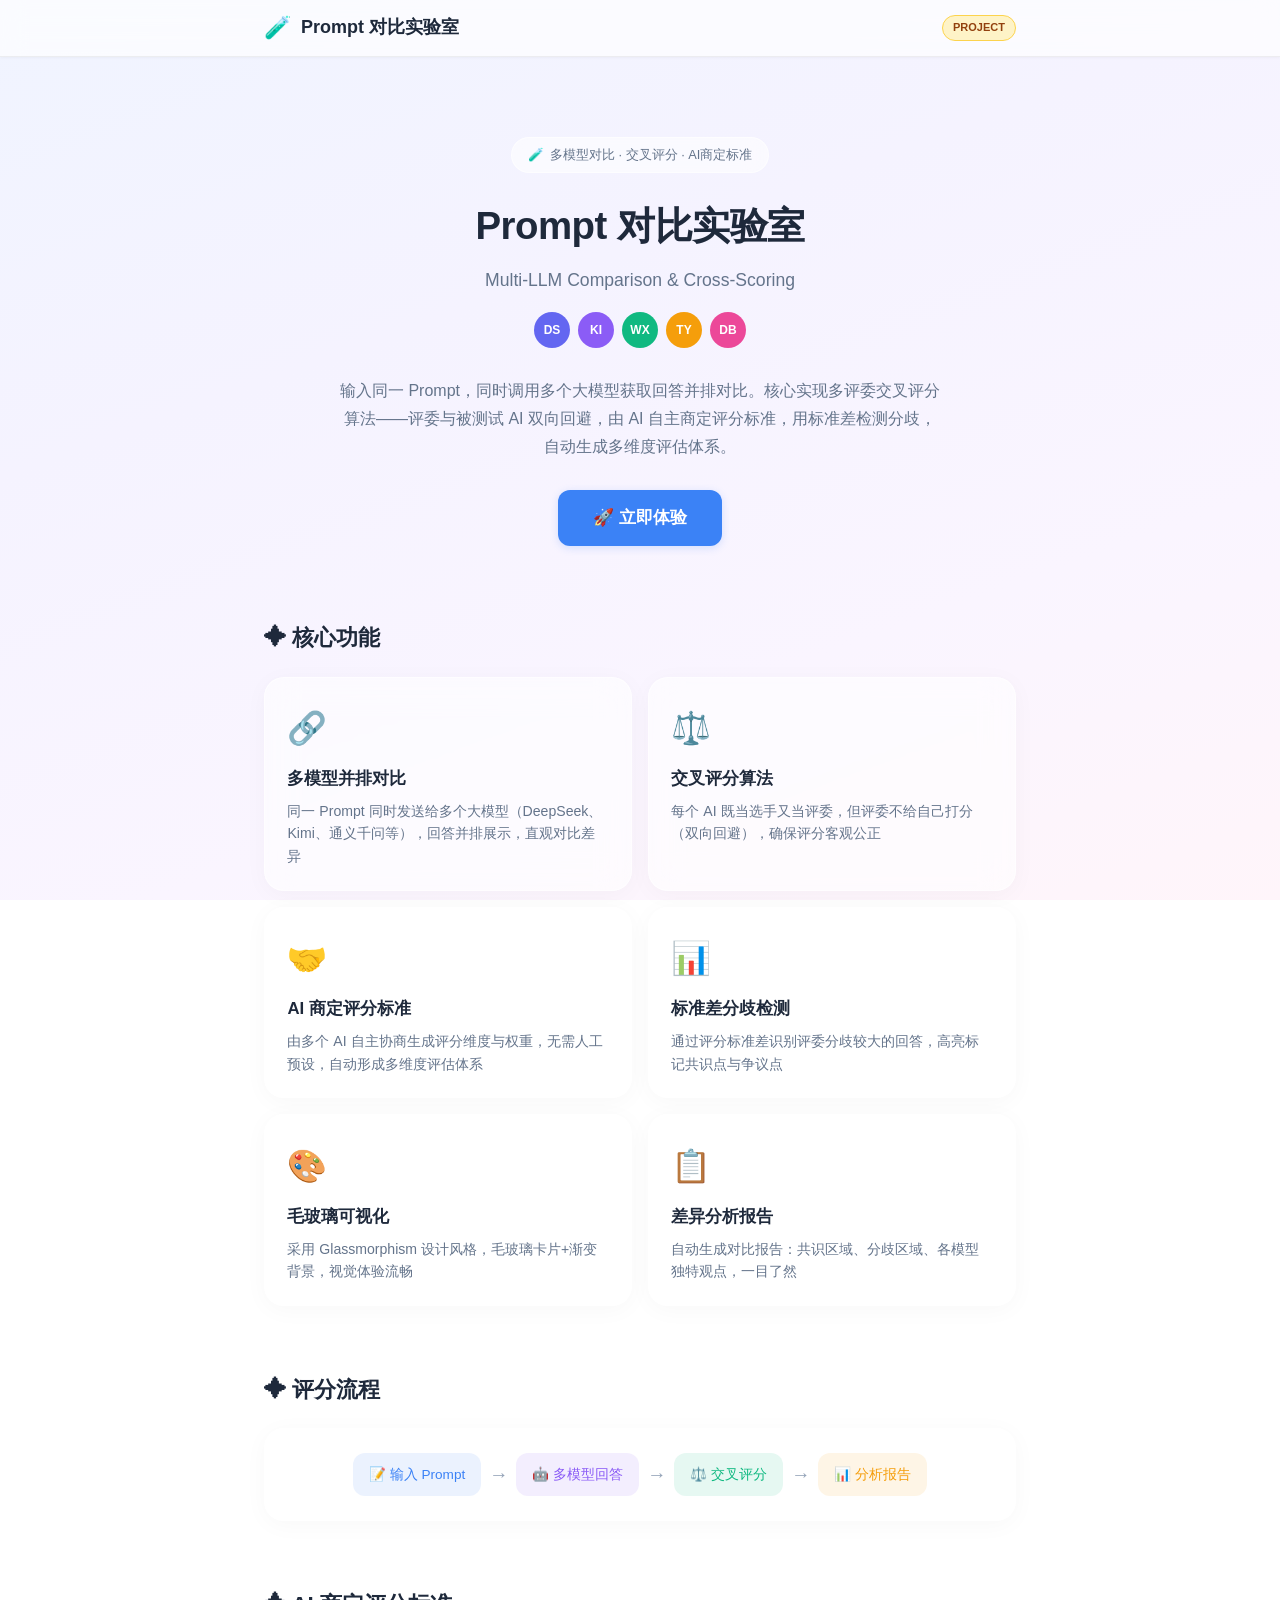
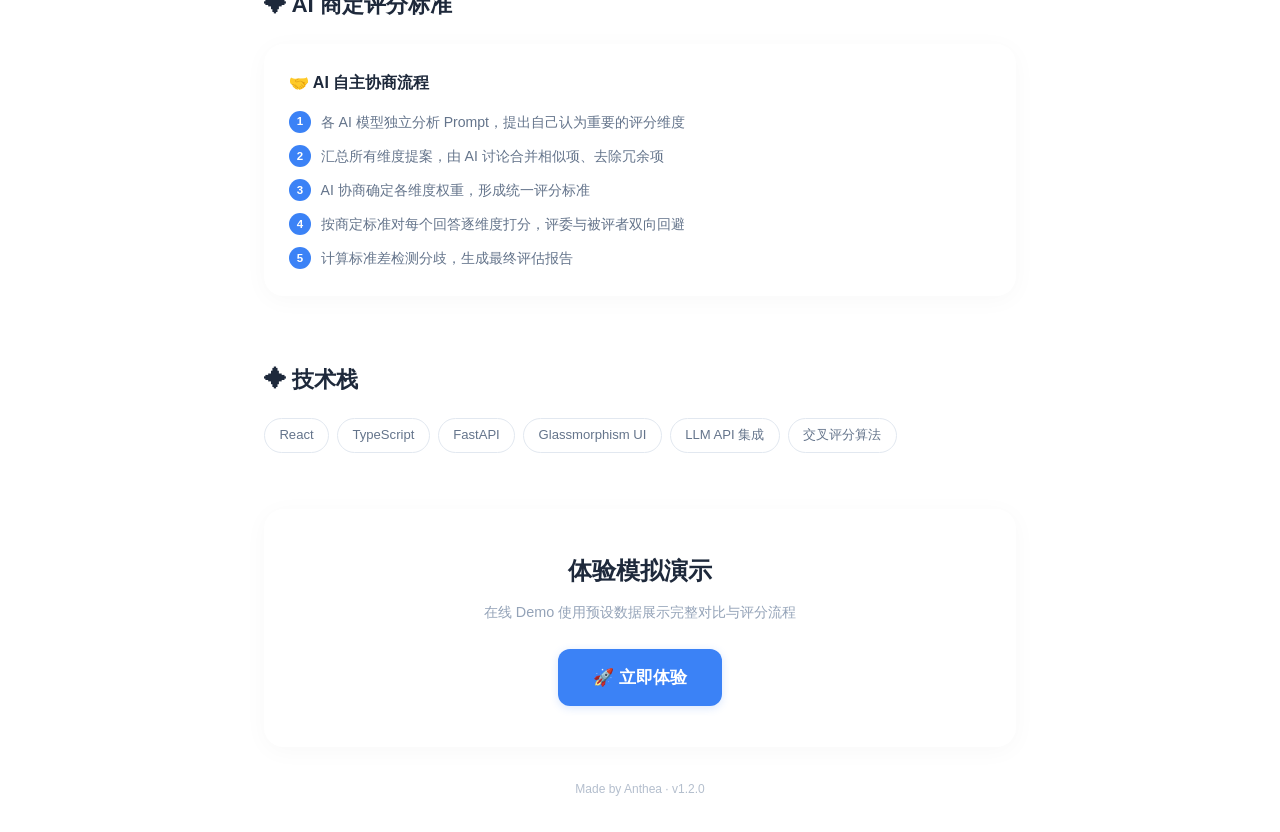
<file: index.html>
<!DOCTYPE html>
<html lang="zh-CN">
<head>
  <meta charset="UTF-8">
  <meta name="viewport" content="width=device-width, initial-scale=1.0">
  <title>Prompt对比实验室 — 项目介绍</title>
  <style>
    :root {
      --primary: #3B82F6;
      --primary-light: #EFF6FF;
      --primary-dark: #2563EB;
      --success: #10B981;
      --warning: #F59E0B;
      --danger: #EF4444;
      --text-primary: #1E293B;
      --text-secondary: #64748B;
      --text-disabled: #94A3B8;
      --card-bg: rgba(255,255,255,0.55);
      --card-border: rgba(255,255,255,0.6);
      --radius-card: 20px;
      --radius-btn: 12px;
      --radius-tag: 999px;
      --shadow-card: 0 4px 24px rgba(0,0,0,0.03);
      --shadow-card-hover: 0 8px 32px rgba(0,0,0,0.06);
      --shadow-header: 0 1px 3px rgba(0,0,0,0.04);
      --shadow-btn: 0 2px 8px rgba(59,130,246,0.2);
      --font-stack: 'Inter', -apple-system, BlinkMacSystemFont, 'Segoe UI', 'PingFang SC', 'Noto Sans SC', 'Microsoft YaHei', sans-serif;
    }
    .av-ds{background:#6366F1}.av-ki{background:#8B5CF6}.av-wx{background:#10B981}.av-ty{background:#F59E0B}.av-db{background:#EC4899}
    *,*::before,*::after{box-sizing:border-box;margin:0;padding:0}
    body{font-family:var(--font-stack);font-size:15px;line-height:1.75;color:var(--text-primary);background:linear-gradient(160deg,#F0F4FF 0%,#F5F3FF 35%,#FAF5FF 70%,#FFF5FA 100%);background-attachment:fixed;min-height:100vh;-webkit-font-smoothing:antialiased}
    .container{max-width:800px;margin:0 auto;padding:2rem 1.5rem}
    .topbar{position:sticky;top:0;z-index:50;background:rgba(255,255,255,0.65);backdrop-filter:blur(12px);-webkit-backdrop-filter:blur(12px);border-bottom:1px solid rgba(0,0,0,0.06);box-shadow:var(--shadow-header)}
    .topbar-inner{display:flex;align-items:center;justify-content:space-between;max-width:800px;margin:0 auto;padding:0 1.5rem;height:56px}
    .topbar-left{display:flex;align-items:center;gap:10px}
    .topbar-logo{font-size:22px;line-height:1}
    .topbar-title{font-size:18px;font-weight:700;color:var(--text-primary)}
    .topbar-badge{display:inline-flex;align-items:center;padding:2px 10px;font-size:11px;font-weight:700;color:#92400E;background:#FEF3C7;border:1px solid #FCD34D;border-radius:var(--radius-tag)}
    .hero{text-align:center;padding:3rem 0 2.5rem}
    .hero-badge{display:inline-flex;align-items:center;gap:0.4rem;background:var(--card-bg);border:1px solid var(--card-border);border-radius:var(--radius-tag);padding:0.35rem 1rem;font-size:0.8rem;color:var(--text-secondary);margin-bottom:1.2rem;backdrop-filter:blur(12px);-webkit-backdrop-filter:blur(12px)}
    .hero-title{font-size:2.4rem;font-weight:800;color:var(--text-primary);margin-bottom:0.4rem;letter-spacing:-0.5px}
    .hero-subtitle{font-size:1.1rem;color:var(--text-secondary);font-weight:500;margin-bottom:1rem}
    .hero-avatars{display:flex;justify-content:center;gap:0.5rem;margin-bottom:1.8rem}
    .hero-avatar{width:36px;height:36px;border-radius:50%;display:flex;align-items:center;justify-content:center;font-size:12px;font-weight:700;color:#fff}
    .hero-desc{font-size:1rem;color:var(--text-secondary);max-width:600px;margin:0 auto 1.8rem;line-height:1.75}
    .btn-primary{display:inline-flex;align-items:center;gap:0.5rem;background:var(--primary);color:#fff;padding:0.85rem 2.2rem;border-radius:var(--radius-btn);font-size:1.05rem;font-weight:600;text-decoration:none;box-shadow:var(--shadow-btn);transition:all 0.2s ease;border:none;cursor:pointer}
    .btn-primary:hover{background:var(--primary-dark);transform:translateY(-1px)}
    .section{padding:2rem 0}
    .section-title{font-size:1.4rem;font-weight:700;margin-bottom:1.2rem;color:var(--text-primary)}
    .feature-grid{display:grid;grid-template-columns:repeat(2,1fr);gap:1rem}
    .feature-card{background:var(--card-bg);border:1px solid var(--card-border);border-radius:var(--radius-card);padding:1.4rem;backdrop-filter:blur(16px);-webkit-backdrop-filter:blur(16px);transition:all 0.25s ease;box-shadow:var(--shadow-card)}
    .feature-card:hover{box-shadow:var(--shadow-card-hover);transform:translateY(-2px)}
    .feature-icon{font-size:2rem;margin-bottom:0.5rem}
    .feature-name{font-size:1.05rem;font-weight:600;margin-bottom:0.4rem}
    .feature-desc{font-size:0.88rem;color:var(--text-secondary);line-height:1.6}
    .scoring-flow{display:flex;align-items:center;justify-content:center;gap:0.5rem;flex-wrap:wrap;padding:1.5rem;background:var(--card-bg);border:1px solid var(--card-border);border-radius:var(--radius-card);backdrop-filter:blur(16px);-webkit-backdrop-filter:blur(16px);box-shadow:var(--shadow-card)}
    .flow-step{text-align:center;padding:0.6rem 1rem;border-radius:var(--radius-btn);font-size:0.85rem;font-weight:500}
    .flow-step.input{background:rgba(59,130,246,0.1);color:var(--primary)}
    .flow-step.models{background:rgba(139,92,246,0.1);color:#8B5CF6}
    .flow-step.judge{background:rgba(16,185,129,0.1);color:var(--success)}
    .flow-step.result{background:rgba(245,158,11,0.1);color:var(--warning)}
    .flow-arrow{color:var(--text-disabled);font-size:1.2rem}
    .ai-standard{padding:1.5rem;background:var(--card-bg);border:1px solid var(--card-border);border-radius:var(--radius-card);backdrop-filter:blur(16px);-webkit-backdrop-filter:blur(16px);box-shadow:var(--shadow-card);margin-top:1rem}
    .ai-standard-title{font-size:1rem;font-weight:600;margin-bottom:0.8rem;display:flex;align-items:center;gap:0.4rem}
    .ai-standard-steps{display:flex;flex-direction:column;gap:0.6rem}
    .ai-standard-step{display:flex;align-items:flex-start;gap:0.6rem;font-size:0.88rem;color:var(--text-secondary)}
    .step-num{display:inline-flex;align-items:center;justify-content:center;width:22px;height:22px;border-radius:50%;background:var(--primary);color:#fff;font-size:0.72rem;font-weight:700;flex-shrink:0;margin-top:1px}
    .tech-stack{display:flex;flex-wrap:wrap;gap:0.5rem}
    .tech-tag{display:inline-block;padding:0.3rem 0.9rem;background:var(--card-bg);border:1px solid #E2E8F0;border-radius:var(--radius-tag);font-size:0.82rem;color:var(--text-secondary);font-weight:500}
    .footer-cta{text-align:center;padding:2.5rem 0;margin-top:1.5rem;background:var(--card-bg);border:1px solid var(--card-border);border-radius:var(--radius-card);backdrop-filter:blur(16px);-webkit-backdrop-filter:blur(16px);box-shadow:var(--shadow-card)}
    .footer-cta-title{font-size:1.5rem;font-weight:700;margin-bottom:0.5rem}
    .footer-cta-desc{font-size:0.9rem;color:var(--text-disabled);margin-bottom:1.5rem}
    .footer-meta{margin-top:2rem;font-size:0.75rem;color:var(--text-disabled);opacity:0.7;text-align:center}
    @media(max-width:768px){.container{padding:1.5rem 1rem}.topbar-inner{padding:0 1rem}.hero{padding:2rem 0 1.5rem}.hero-title{font-size:1.7rem}.hero-subtitle{font-size:1rem}.hero-desc{font-size:0.9rem}.btn-primary{font-size:1rem;padding:0.75rem 2rem}.section{padding:1.5rem 0}.section-title{font-size:1.2rem}.feature-grid{grid-template-columns:1fr;gap:0.8rem}.feature-card{padding:1.2rem}.feature-icon{font-size:1.7rem}.feature-name{font-size:1rem}.feature-desc{font-size:0.82rem}.scoring-flow{flex-direction:column;gap:0.4rem;padding:1.2rem}.flow-arrow{transform:rotate(90deg)}.flow-step{width:100%;font-size:0.8rem}.ai-standard{padding:1.2rem}.ai-standard-step{font-size:0.82rem}.tech-tag{font-size:0.75rem;padding:0.25rem 0.7rem}.footer-cta{padding:1.5rem}.footer-cta-title{font-size:1.2rem}.footer-cta-desc{font-size:0.82rem}}
    @media(max-width:480px){.hero-title{font-size:1.45rem}.hero-badge{font-size:0.72rem}}
  </style>
</head>
<body>
  <nav class="topbar">
    <div class="topbar-inner">
      <div class="topbar-left"><span class="topbar-logo">🧪</span><span class="topbar-title">Prompt 对比实验室</span></div>
      <span class="topbar-badge">PROJECT</span>
    </div>
  </nav>
  <div class="container">
    <section class="hero">
      <div class="hero-badge"><span>🧪</span><span>多模型对比 · 交叉评分 · AI商定标准</span></div>
      <h1 class="hero-title">Prompt 对比实验室</h1>
      <p class="hero-subtitle">Multi-LLM Comparison & Cross-Scoring</p>
      <div class="hero-avatars">
        <div class="hero-avatar av-ds">DS</div>
        <div class="hero-avatar av-ki">KI</div>
        <div class="hero-avatar av-wx">WX</div>
        <div class="hero-avatar av-ty">TY</div>
        <div class="hero-avatar av-db">DB</div>
      </div>
      <p class="hero-desc">输入同一 Prompt，同时调用多个大模型获取回答并排对比。核心实现多评委交叉评分算法——评委与被测试 AI 双向回避，由 AI 自主商定评分标准，用标准差检测分歧，自动生成多维度评估体系。</p>
      <a href="./app/" class="btn-primary">🚀 立即体验</a>
    </section>
    <section class="section">
      <h2 class="section-title">✦ 核心功能</h2>
      <div class="feature-grid">
        <div class="feature-card"><div class="feature-icon">🔗</div><div class="feature-name">多模型并排对比</div><div class="feature-desc">同一 Prompt 同时发送给多个大模型（DeepSeek、Kimi、通义千问等），回答并排展示，直观对比差异</div></div>
        <div class="feature-card"><div class="feature-icon">⚖️</div><div class="feature-name">交叉评分算法</div><div class="feature-desc">每个 AI 既当选手又当评委，但评委不给自己打分（双向回避），确保评分客观公正</div></div>
        <div class="feature-card"><div class="feature-icon">🤝</div><div class="feature-name">AI 商定评分标准</div><div class="feature-desc">由多个 AI 自主协商生成评分维度与权重，无需人工预设，自动形成多维度评估体系</div></div>
        <div class="feature-card"><div class="feature-icon">📊</div><div class="feature-name">标准差分歧检测</div><div class="feature-desc">通过评分标准差识别评委分歧较大的回答，高亮标记共识点与争议点</div></div>
        <div class="feature-card"><div class="feature-icon">🎨</div><div class="feature-name">毛玻璃可视化</div><div class="feature-desc">采用 Glassmorphism 设计风格，毛玻璃卡片+渐变背景，视觉体验流畅</div></div>
        <div class="feature-card"><div class="feature-icon">📋</div><div class="feature-name">差异分析报告</div><div class="feature-desc">自动生成对比报告：共识区域、分歧区域、各模型独特观点，一目了然</div></div>
      </div>
    </section>
    <section class="section">
      <h2 class="section-title">✦ 评分流程</h2>
      <div class="scoring-flow">
        <div class="flow-step input">📝 输入 Prompt</div><div class="flow-arrow">→</div>
        <div class="flow-step models">🤖 多模型回答</div><div class="flow-arrow">→</div>
        <div class="flow-step judge">⚖️ 交叉评分</div><div class="flow-arrow">→</div>
        <div class="flow-step result">📊 分析报告</div>
      </div>
    </section>
    <section class="section">
      <h2 class="section-title">✦ AI 商定评分标准</h2>
      <div class="ai-standard">
        <div class="ai-standard-title">🤝 AI 自主协商流程</div>
        <div class="ai-standard-steps">
          <div class="ai-standard-step"><span class="step-num">1</span><span>各 AI 模型独立分析 Prompt，提出自己认为重要的评分维度</span></div>
          <div class="ai-standard-step"><span class="step-num">2</span><span>汇总所有维度提案，由 AI 讨论合并相似项、去除冗余项</span></div>
          <div class="ai-standard-step"><span class="step-num">3</span><span>AI 协商确定各维度权重，形成统一评分标准</span></div>
          <div class="ai-standard-step"><span class="step-num">4</span><span>按商定标准对每个回答逐维度打分，评委与被评者双向回避</span></div>
          <div class="ai-standard-step"><span class="step-num">5</span><span>计算标准差检测分歧，生成最终评估报告</span></div>
        </div>
      </div>
    </section>
    <section class="section">
      <h2 class="section-title">✦ 技术栈</h2>
      <div class="tech-stack">
        <span class="tech-tag">React</span><span class="tech-tag">TypeScript</span><span class="tech-tag">FastAPI</span><span class="tech-tag">Glassmorphism UI</span><span class="tech-tag">LLM API 集成</span><span class="tech-tag">交叉评分算法</span>
      </div>
    </section>
    <div class="footer-cta">
      <div class="footer-cta-title">体验模拟演示</div>
      <div class="footer-cta-desc">在线 Demo 使用预设数据展示完整对比与评分流程</div>
      <a href="./app/" class="btn-primary">🚀 立即体验</a>
    </div>
    <div class="footer-meta">Made by Anthea · v1.2.0</div>
  </div>
</body>
</html>
</file>
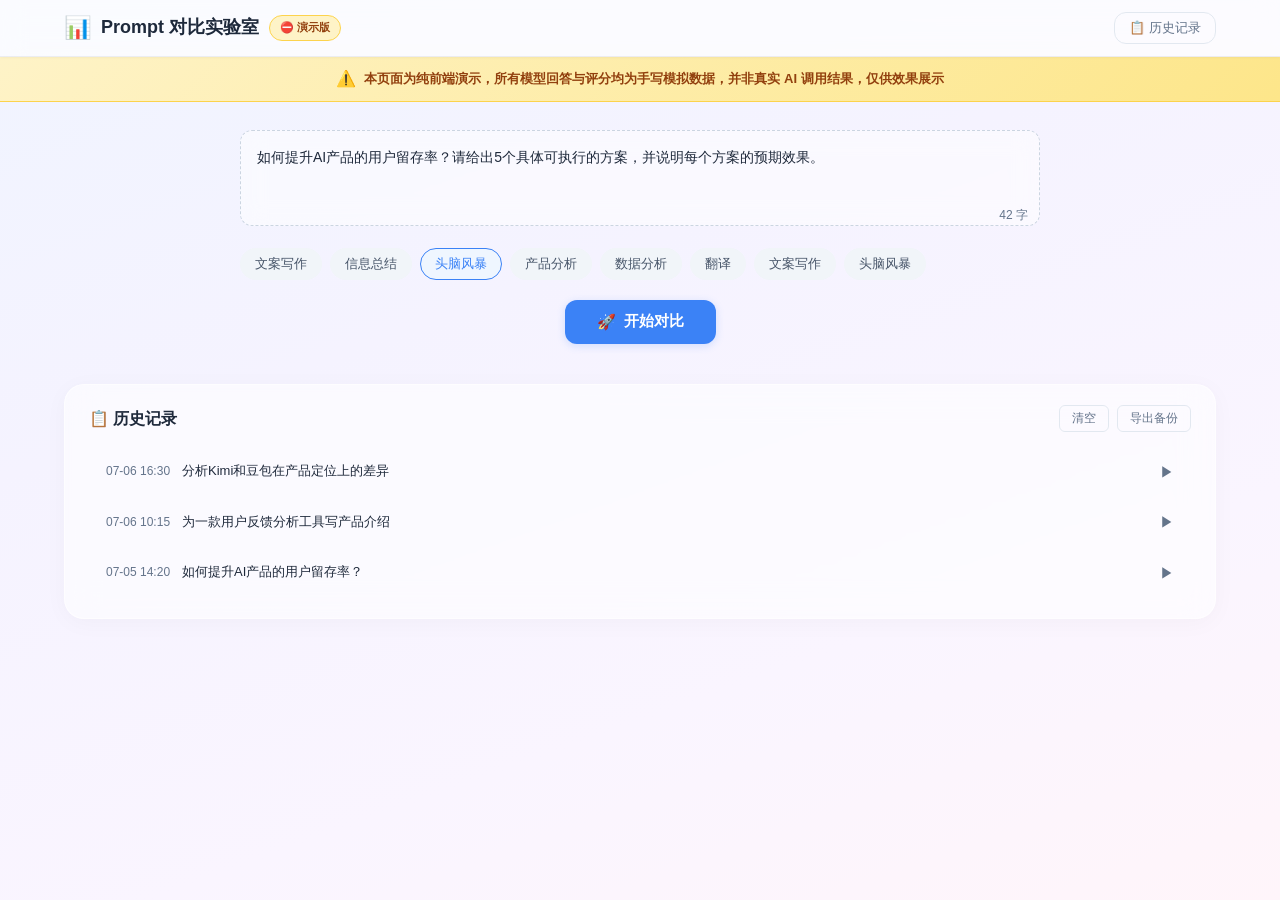
<file: app/index.html>
<!DOCTYPE html>
<html lang="zh-CN">
<head>
<meta charset="UTF-8">
<meta name="viewport" content="width=device-width, initial-scale=1.0">
<title>Prompt 对比实验室 — Demo</title>
<style>
/* ===== CSS Custom Properties ===== */
:root {
  --primary: #3B82F6;
  --primary-light: #EFF6FF;
  --primary-dark: #2563EB;
  --success: #10B981;
  --warning: #F59E0B;
  --danger: #EF4444;
  --text-primary: #1E293B;
  --text-secondary: #64748B;
  --text-disabled: #94A3B8;
  --card-bg: rgba(255,255,255,0.55);
  --card-border: rgba(255,255,255,0.6);
  --input-bg: rgba(255,255,255,0.7);
  --diff-consensus: #ECFDF5;
  --diff-divergent: #FFFBEB;
  --diff-unique: #EFF6FF;
  --radius-card: 20px;
  --radius-input: 12px;
  --radius-btn: 12px;
  --radius-tag: 999px;
  --shadow-card: 0 4px 24px rgba(0,0,0,0.03);
  --shadow-card-hover: 0 8px 32px rgba(0,0,0,0.06);
  --shadow-header: 0 1px 3px rgba(0,0,0,0.04);
  --shadow-btn: 0 2px 8px rgba(59,130,246,0.2);
  --font-stack: "Inter", -apple-system, BlinkMacSystemFont, "Segoe UI", "PingFang SC", "Noto Sans SC", "Microsoft YaHei", "Helvetica Neue", sans-serif;
  --content-max: 1200px;
  --input-max: 800px;
}

/* model avatar colors */
.av-ds{background:#6366F1}.av-ki{background:#8B5CF6}.av-wx{background:#10B981}.av-ty{background:#F59E0B}.av-db{background:#EC4899}

/* ===== Reset ===== */
*,*::before,*::after{box-sizing:border-box;margin:0;padding:0}
html{scroll-behavior:smooth}
body{
  font-family:var(--font-stack);
  font-size:14px;line-height:1.75;color:var(--text-primary);
  background:linear-gradient(160deg,#F0F4FF 0%,#F5F3FF 35%,#FAF5FF 70%,#FFF5FA 100%);
  background-attachment:fixed;min-height:100vh;-webkit-font-smoothing:antialiased;
}

/* ===== Glass ===== */
.glass-card{
  background:var(--card-bg);backdrop-filter:blur(16px);-webkit-backdrop-filter:blur(16px);
  border:1px solid var(--card-border);border-radius:var(--radius-card);box-shadow:var(--shadow-card);
}
.glass-input{
  background:var(--input-bg);backdrop-filter:blur(12px);-webkit-backdrop-filter:blur(12px);
  border:1px solid #CBD5E1;border-radius:var(--radius-input);transition:border-color .2s,box-shadow .2s;
}
.glass-input:focus{outline:none;border-color:#818CF8;box-shadow:0 0 0 3px rgba(129,140,248,0.15)}
.glass-input:read-only{cursor:default;background:rgba(255,255,255,0.5);border-style:dashed}
.glass-input:read-only:focus{border-color:#CBD5E1;box-shadow:none}

/* ===== Layout ===== */
.page{max-width:var(--content-max);margin:0 auto;padding:0 24px}
.header-wrap{
  position:sticky;top:0;z-index:50;background:rgba(255,255,255,0.65);
  backdrop-filter:blur(12px);-webkit-backdrop-filter:blur(12px);
  border-bottom:1px solid rgba(0,0,0,0.06);box-shadow:var(--shadow-header);
}
.header{display:flex;align-items:center;justify-content:space-between;max-width:var(--content-max);margin:0 auto;padding:0 24px;height:56px}
.header-left{display:flex;align-items:center;gap:10px}
.header-logo{font-size:22px;line-height:1}
.header-title{font-size:18px;font-weight:700;color:var(--text-primary);white-space:nowrap}
.demo-badge{display:inline-flex;align-items:center;padding:2px 10px;font-size:11px;font-weight:700;color:#92400E;background:#FEF3C7;border:1px solid #FCD34D;border-radius:999px;white-space:nowrap}

.btn-ghost{display:inline-flex;align-items:center;gap:6px;padding:6px 14px;font-size:13px;font-weight:500;color:var(--text-secondary);background:none;border:1px solid #E2E8F0;border-radius:var(--radius-btn);cursor:pointer;transition:all .2s;font-family:inherit}
.btn-ghost:hover{background:#F8FAFC;color:var(--text-primary)}

/* Demo Notice */
.demo-notice{display:flex;align-items:center;justify-content:center;gap:8px;padding:8px 16px;background:linear-gradient(135deg,#FEF3C7,#FDE68A);border-bottom:1px solid #FCD34D;font-size:13px;font-weight:600;color:#92400E;text-align:center;flex-wrap:wrap}
.demo-notice-icon{font-size:16px}

/* ===== Sections ===== */
.section{padding-top:28px}
.section-input{max-width:var(--input-max);margin:0 auto}
.textarea-wrap{position:relative}
.prompt-textarea{width:100%;min-height:96px;max-height:288px;padding:14px 16px;resize:none;font-family:inherit;font-size:14px;line-height:1.75;color:var(--text-primary)}
.char-count{position:absolute;bottom:8px;right:12px;font-size:12px;color:var(--text-secondary)}
.char-count.warn{color:var(--warning)}
.char-warn-msg{display:none;font-size:12px;color:var(--warning);margin-top:4px;text-align:right}
.char-warn-msg.show{display:block}

/* Presets */
.preset-wrap{display:flex;flex-wrap:wrap;gap:8px;margin-top:14px}
.preset-tag{display:inline-flex;align-items:center;height:32px;padding:0 14px;font-size:13px;font-weight:500;color:#475569;background:#F1F5F9;border:1px solid transparent;border-radius:var(--radius-tag);cursor:pointer;transition:all .2s;font-family:inherit;white-space:nowrap}
.preset-tag:hover{background:#E2E8F0}
.preset-tag.selected{color:var(--primary);background:var(--primary-light);border-color:var(--primary)}

/* Button */
.btn-wrap{display:flex;justify-content:center;margin-top:20px}
.btn-compare{display:inline-flex;align-items:center;gap:8px;height:44px;padding:0 32px;font-size:15px;font-weight:600;color:#fff;background:var(--primary);border:none;border-radius:var(--radius-btn);cursor:pointer;box-shadow:var(--shadow-btn);transition:all .2s;font-family:inherit}
.btn-compare:hover:not(:disabled){background:var(--primary-dark)}
.btn-compare:disabled{background:#CBD5E1;color:var(--text-disabled);cursor:not-allowed;box-shadow:none}
.btn-compare .spinner{display:none;width:18px;height:18px;border:2px solid rgba(255,255,255,0.3);border-top-color:#fff;border-radius:50%;animation:spin .7s linear infinite}
.btn-compare.loading .spinner{display:inline-block}
.btn-compare.loading .btn-icon{display:none}
@keyframes spin{to{transform:rotate(360deg)}}

/* Status */
.status-banner{display:none;max-width:var(--content-max);margin:16px auto 0;padding:12px 20px;border-radius:var(--radius-input);font-size:14px;font-weight:500}
.status-banner.show{display:block}
.status-banner.info{background:#EFF6FF;color:var(--primary);border:1px solid #BFDBFE}
.status-banner.ok{background:#ECFDF5;color:var(--success);border:1px solid #A7F3D0}
.status-banner.warn{background:#FFFBEB;color:#B45309;border:1px solid #FDE68A}
.status-banner.phase{background:#F5F3FF;color:#6D28D9;border:1px solid #DDD6FE}

/* Dimensions Panel */
.dims-panel{display:none;max-width:var(--content-max);margin:16px auto 0}
.dims-panel.show{display:block}
.dims-card{padding:20px 24px}
.dims-title{font-size:15px;font-weight:600;color:var(--text-primary);margin-bottom:4px}
.dims-subtitle{font-size:12px;color:var(--text-secondary);margin-bottom:14px}
.dims-list{display:flex;flex-wrap:wrap;gap:10px}
.dim-tag{display:inline-flex;align-items:center;gap:6px;padding:6px 14px;border-radius:var(--radius-tag);font-size:13px;font-weight:500;background:#fff;border:1px solid #E2E8F0;transition:transform .2s}
.dim-tag:hover{transform:translateY(-1px)}
.dim-tag-dot{width:10px;height:10px;border-radius:3px;flex-shrink:0}
.dim-tag-name{color:var(--text-primary)}
.dim-tag-def{font-size:11px;color:var(--text-secondary);font-weight:400;margin-left:2px}

/* Toolbar */
.toolbar{display:none;align-items:center;justify-content:space-between;max-width:var(--content-max);margin:20px auto 0;padding:0 4px}
.toolbar.show{display:flex}
.toolbar-left{display:flex;align-items:center;gap:10px}
.toolbar-label{font-size:13px;color:var(--text-secondary)}
.toggle-wrap{display:flex;align-items:center;gap:8px;cursor:pointer}
.toggle-track{width:40px;height:22px;border-radius:11px;background:#CBD5E1;position:relative;transition:background .2s}
.toggle-track.on{background:var(--primary)}
.toggle-knob{position:absolute;top:2px;left:2px;width:18px;height:18px;border-radius:50%;background:#fff;box-shadow:0 1px 3px rgba(0,0,0,0.15);transition:transform .2s}
.toggle-track.on .toggle-knob{transform:translateX(18px)}
.btn-export{display:inline-flex;align-items:center;gap:6px;height:36px;padding:0 16px;font-size:13px;font-weight:500;color:var(--text-primary);background:var(--card-bg);border:1px solid #E2E8F0;border-radius:var(--radius-btn);cursor:pointer;transition:all .2s;font-family:inherit}
.btn-export:hover{background:#fff;box-shadow:var(--shadow-card-hover)}
.btn-export:disabled{color:var(--text-disabled);cursor:not-allowed}

/* ===== Chart ===== */
.chart-area{display:none;margin-top:24px}
.chart-area.show{display:block}
.chart-card{padding:24px 28px 20px;overflow-x:auto}
.chart-title{font-size:16px;font-weight:600;margin-bottom:8px;color:var(--text-primary)}
.chart-legend{display:flex;flex-wrap:wrap;gap:16px;margin-bottom:18px;font-size:12px;color:var(--text-secondary)}
.chart-legend span{display:flex;align-items:center;gap:5px}
.chart-legend-dot{width:10px;height:10px;border-radius:2px;flex-shrink:0}
.chart-outer{min-width:520px}
.chart-container{display:flex;align-items:flex-end;height:200px;position:relative;padding-left:36px;padding-bottom:28px}
.chart-y-axis{position:absolute;left:0;top:0;bottom:28px;display:flex;flex-direction:column-reverse;justify-content:space-between;font-size:11px;color:var(--text-secondary);text-align:right;width:30px}
.chart-grid{position:absolute;left:36px;right:0;top:0;bottom:28px;display:flex;flex-direction:column-reverse;justify-content:space-between;pointer-events:none}
.chart-grid-line{width:100%;border-top:1px dashed #E2E8F0}
.chart-bars{display:flex;justify-content:space-around;align-items:flex-end;flex:1;position:relative;z-index:1;padding:0 2px}
.chart-model-group{display:flex;align-items:flex-end;gap:3px;flex-direction:row;height:100%;flex-shrink:0}
.chart-bar-wrap{display:flex;flex-direction:column;align-items:center;width:16px;height:100%;justify-content:flex-end}
.chart-bar{width:100%;border-radius:3px 3px 0 0;transition:height .6s cubic-bezier(.34,1.56,.64,1);cursor:pointer;min-height:0}
.chart-bar:hover{filter:brightness(0.85)}
.chart-bar::after{content:attr(data-tip);position:absolute;top:-22px;left:50%;transform:translateX(-50%);font-size:10px;font-weight:600;color:var(--text-primary);opacity:0;transition:opacity .15s;white-space:nowrap;pointer-events:none}
.chart-bar:hover::after{opacity:1}
.chart-x-labels{display:flex;justify-content:space-around;padding-left:36px;margin-top:6px}
.chart-x-label{font-size:11px;font-weight:500;color:var(--text-secondary);text-align:center;white-space:nowrap}

/* ===== Cards ===== */
.cards-area{display:none;margin-top:24px}
.cards-area.show{display:block}
.cards-grid{display:grid;gap:16px;grid-template-columns:repeat(5,1fr)}
.model-card{padding:20px;transition:box-shadow .3s,transform .2s;overflow:hidden;display:flex;flex-direction:column;height:100%}
.model-card:hover{box-shadow:var(--shadow-card-hover);transform:translateY(-2px)}
.card-header{display:flex;align-items:center;gap:10px;margin-bottom:14px;height:34px;flex-shrink:0}
.card-avatar{width:34px;height:34px;border-radius:50%;display:flex;align-items:center;justify-content:center;font-size:14px;font-weight:700;color:#fff;flex-shrink:0}
.card-name{font-size:15px;font-weight:600;color:var(--text-primary)}
.card-time{font-size:12px;color:var(--text-secondary);margin-left:auto}
.card-status{display:inline-flex;align-items:center;gap:4px;font-size:11px;font-weight:500}
.status-dot{width:6px;height:6px;border-radius:50%}
.status-dot.ok{background:var(--success)}.status-dot.err{background:var(--danger)}
.card-answer{font-size:14px;line-height:1.8;color:var(--text-primary);height:320px;overflow-y:auto;flex-shrink:0}
.card-answer h3{font-size:15px;font-weight:600;margin:12px 0 6px}
.card-answer p{margin-bottom:6px}
.card-answer ul,.card-answer ol{padding-left:20px;margin:6px 0}
.card-answer li{margin-bottom:3px}
.card-answer strong{font-weight:600}
.card-answer.collapsed{overflow:hidden;position:relative}
.card-answer.collapsed::after{content:'';position:absolute;bottom:0;left:0;right:0;height:60px;background:linear-gradient(transparent,rgba(255,255,255,0.9))}
.card-answer::-webkit-scrollbar{width:5px}
.card-answer::-webkit-scrollbar-track{background:transparent}
.card-answer::-webkit-scrollbar-thumb{background:#CBD5E1;border-radius:999px}
.card-answer::-webkit-scrollbar-thumb:hover{background:#94A3B8}
.expand-btn{display:block;width:100%;height:36px;padding:8px;margin-top:4px;font-size:13px;color:var(--primary);background:none;border:none;cursor:pointer;font-family:inherit;flex-shrink:0}
.expand-btn:hover{color:var(--primary-dark)}

/* Score */
.card-score{padding-top:14px;border-top:1px solid #F1F5F9}
.score-judges{font-size:12px;color:var(--text-secondary);margin-bottom:10px;height:36px;line-height:1.5}
.score-dim-row{display:flex;align-items:center;justify-content:space-between;padding:6px 0;cursor:pointer;border-radius:6px;transition:background .15s}
.score-dim-row:hover{background:rgba(0,0,0,0.02)}
.score-dim-left{display:flex;align-items:center;gap:8px;font-size:13px}
.score-dim-dot{width:8px;height:8px;border-radius:2px;flex-shrink:0}
.score-dim-bar-wrap{flex:1;max-width:100px;height:6px;background:#F1F5F9;border-radius:3px;overflow:hidden;margin:0 10px}
.score-dim-bar{height:100%;border-radius:3px;transition:width .6s ease}
.score-dim-val{font-size:13px;font-weight:600;color:var(--text-primary);min-width:36px;text-align:right}
.score-warn{font-size:11px;color:var(--warning);margin-left:4px}
.score-total{display:flex;align-items:center;justify-content:space-between;margin-top:10px;padding-top:10px;border-top:1px solid #F1F5F9;font-size:14px;font-weight:700}
.score-total-val{font-size:18px;color:var(--primary)}
.group-score-row{display:flex;align-items:center;justify-content:space-between;padding:4px 0;font-size:13px;color:var(--text-secondary);margin-top:6px;padding-top:6px;border-top:1px dashed #E2E8F0}
.group-score-val{font-weight:600;color:var(--text-primary)}

/* Score Detail */
.score-detail{display:none;margin-top:8px;padding:12px;background:rgba(248,250,252,0.7);border-radius:10px;font-size:13px}
.score-detail.show{display:block}
.score-detail h4{font-size:13px;font-weight:600;margin:8px 0 4px}
.score-detail-judge{display:flex;align-items:center;gap:6px;margin-bottom:3px}
.score-detail-judge-name{font-weight:600;font-size:12px}
.score-detail-reason{font-size:12px;color:var(--text-secondary);margin-left:20px;margin-bottom:8px;line-height:1.6}

/* Skeleton */
@keyframes shimmer{0%{background-position:-400px 0}100%{background-position:400px 0}}
.skeleton-card{padding:20px;border-radius:var(--radius-card);background:var(--card-bg);border:1px solid var(--card-border);min-height:300px}
.skeleton-line{height:14px;border-radius:7px;margin-bottom:12px;background:linear-gradient(90deg,#E2E8F0 25%,#F1F5F9 50%,#E2E8F0 75%);background-size:800px 100%;animation:shimmer 1.5s infinite}
.skeleton-line.w60{width:60%}.skeleton-line.w80{width:80%}.skeleton-line.w40{width:40%}.skeleton-line.w100{width:100%}
.skeleton-avatar{width:34px;height:34px;border-radius:50%;background:linear-gradient(90deg,#E2E8F0 25%,#F1F5F9 50%,#E2E8F0 75%);background-size:800px 100%;animation:shimmer 1.5s infinite}

/* Diff */
.diff-consensus{background:var(--diff-consensus);padding:2px 0;border-radius:2px}
.diff-divergent{background:var(--diff-divergent);padding:2px 0;border-radius:2px}
.diff-unique{background:var(--diff-unique);padding:2px 0;border-radius:2px}

/* History */
.history-area{margin-top:40px;padding-bottom:40px}
.history-card{padding:20px 24px}
.history-header{display:flex;align-items:center;justify-content:space-between;cursor:pointer;user-select:none}
.history-title{font-size:16px;font-weight:600}
.history-actions{display:flex;gap:8px}
.btn-sm{padding:4px 12px;font-size:12px;font-weight:500;color:var(--text-secondary);background:none;border:1px solid #E2E8F0;border-radius:6px;cursor:pointer;transition:all .2s;font-family:inherit}
.btn-sm:hover{background:#F8FAFC;color:var(--text-primary)}
.btn-sm.danger:hover{color:var(--danger);border-color:var(--danger);background:#FEF2F2}
.history-list{display:none;margin-top:14px}
.history-list.show{display:block}
.history-item{display:flex;align-items:center;justify-content:space-between;padding:12px 16px;border-radius:10px;cursor:pointer;transition:background .15s;border:1px solid transparent}
.history-item:hover{background:rgba(248,250,252,0.8);border-color:#E2E8F0}
.history-item-left{display:flex;align-items:center;gap:12px;flex:1;min-width:0}
.history-date{font-size:12px;color:var(--text-secondary);white-space:nowrap}
.history-prompt{font-size:13px;color:var(--text-primary);overflow:hidden;text-overflow:ellipsis;white-space:nowrap;flex:1}
.history-arrow{font-size:14px;color:var(--text-secondary);flex-shrink:0}
.history-empty{text-align:center;padding:24px;font-size:13px;color:var(--text-disabled)}

/* ===== Responsive ===== */
@media (max-width:1199px){
  .cards-grid{grid-template-columns:repeat(3,1fr)}
  .chart-bar-wrap{width:14px}
}
@media (max-width:767px){
  .cards-grid{grid-template-columns:repeat(2,1fr)}
}
@media (max-width:639px){
  .header-title{display:none}
  .header{padding:0 12px}
  .page{padding:0 12px}
  .cards-grid{grid-template-columns:1fr}
  .btn-compare{width:100%;justify-content:center}
  .chart-bar-wrap{width:12px}
  .chart-container{height:160px}
  .chart-legend{gap:10px;font-size:11px}
  .chart-outer{min-width:420px}
  .card-answer{height:260px}
  .preset-wrap{flex-wrap:nowrap;overflow-x:auto;padding-bottom:6px;-webkit-overflow-scrolling:touch}
  .preset-tag{flex-shrink:0}
  .toolbar{flex-direction:column;gap:10px;align-items:flex-start}
  .dims-list{flex-direction:column}
  .history-item-left{flex-wrap:wrap;gap:6px}
  .history-prompt{white-space:normal;display:-webkit-box;-webkit-line-clamp:2;-webkit-box-orient:vertical;overflow:hidden}
}

/* Toast */
.toast{position:fixed;bottom:24px;left:50%;transform:translateX(-50%);padding:10px 24px;border-radius:999px;font-size:13px;font-weight:500;color:#fff;background:var(--text-primary);z-index:999;opacity:0;transition:opacity .3s;pointer-events:none}
.toast.show{opacity:1}
</style>
</head>
<body>

<!-- HEADER -->
<div class="header-wrap">
  <div class="header">
    <div class="header-left">
      <span class="header-logo">📊</span>
      <span class="header-title">Prompt 对比实验室</span>
      <span class="demo-badge">⛔ 演示版</span>
    </div>
    <div class="header-right">
      <button class="btn-ghost" onclick="scrollToHistory()">📋 历史记录</button>
    </div>
  </div>
</div>

<!-- DEMO NOTICE -->
<div class="demo-notice">
  <span class="demo-notice-icon">⚠️</span>
  本页面为纯前端演示，所有模型回答与评分均为手写模拟数据，并非真实 AI 调用结果，仅供效果展示
</div>

<!-- PAGE -->
<div class="page">

  <!-- Input -->
  <div class="section section-input">
    <div class="textarea-wrap">
      <textarea class="prompt-textarea glass-input" id="promptInput"
        placeholder="⬆️ 演示页面 — 请点击下方预设模板切换问题"
        oninput="onPromptInput()" readonly></textarea>
      <span class="char-count" id="charCount">0 字</span>
    </div>
    <div class="char-warn-msg" id="charWarn">问题较长，调用耗时可能增加</div>
    <div class="preset-wrap" id="presetTags"></div>
    <div class="btn-wrap">
      <button class="btn-compare" id="compareBtn" disabled onclick="startCompare()">
        <span class="btn-icon">🚀</span> 开始对比
        <span class="spinner"></span>
      </button>
    </div>
  </div>

  <!-- Status -->
  <div class="status-banner" id="statusBanner"></div>

  <!-- Negotiated Dimensions -->
  <div class="dims-panel" id="dimsPanel">
    <div class="dims-card glass-card">
      <div class="dims-title">📐 AI 商定评分标准</div>
      <div class="dims-subtitle" id="dimsSubtitle"></div>
      <div class="dims-list" id="dimsList"></div>
    </div>
  </div>

  <!-- Toolbar -->
  <div class="toolbar" id="toolbar">
    <div class="toolbar-left">
      <div class="toggle-wrap" onclick="toggleDiff()">
        <div class="toggle-track" id="diffTrack"><div class="toggle-knob"></div></div>
        <span class="toolbar-label">差异高亮</span>
      </div>
    </div>
    <button class="btn-export" id="exportBtn" disabled onclick="exportReport()">📥 导出报告</button>
  </div>

  <!-- Chart -->
  <div class="chart-area" id="chartArea">
    <div class="chart-card glass-card">
      <div class="chart-title">模型能力对比（AI 商定维度）</div>
      <div class="chart-legend" id="chartLegend"></div>
      <div class="chart-outer">
        <div class="chart-container" id="chartContainer"></div>
        <div class="chart-x-labels" id="chartLabels"></div>
      </div>
    </div>
  </div>

  <!-- Cards -->
  <div class="cards-area" id="cardsArea">
    <div class="cards-grid" id="cardsGrid"></div>
  </div>

</div>

<!-- History -->
<div class="page" style="padding-bottom:60px">
  <div class="history-area" id="historyArea">
    <div class="history-card glass-card">
      <div class="history-header" onclick="toggleHistory()">
        <span class="history-title">📋 历史记录</span>
        <div class="history-actions" onclick="event.stopPropagation()">
          <button class="btn-sm danger" onclick="clearHistory()">清空</button>
          <button class="btn-sm" onclick="exportHistoryJSON()">导出备份</button>
        </div>
      </div>
      <div class="history-list show" id="historyList"></div>
    </div>
  </div>
</div>

<div class="toast" id="toast"></div>

<script>
// ===================================================================
// MOCK DATA — 全部手写，非真实 AI 输出
// ===================================================================

const PRESETS = [
  {id:'g1',category:'文案写作',text:'为一款"用户反馈智能分析工具"撰写产品介绍，面向B端产品经理，200字以内，突出AI分析能力。'},
  {id:'g2',category:'信息总结',text:'总结以下会议纪要的核心要点，按优先级排列：\n\n[在此粘贴会议纪要文本]'},
  {id:'g3',category:'头脑风暴',text:'如何提升AI产品的用户留存率？请给出5个具体可执行的方案，并说明每个方案的预期效果。'},
  {id:'g4',category:'产品分析',text:'分析Kimi和豆包在产品定位、目标用户、核心功能上的差异，并说明各自的竞争优势。'},
  {id:'g5',category:'数据分析',text:'以下是某App的周活跃用户数据，请分析趋势并给出产品优化建议：\n\n[在此粘贴数据]'},
  {id:'g6',category:'翻译',text:'将以下中文翻译成英文，保持专业感和流畅度：\n\n"人工智能正在深刻改变法律行业的工作方式，从合同审查到类案检索，AI工具显著提升了法律服务的效率和准确性。"'},
  {id:'g7',category:'文案写作',text:'为一场"AI产品经理的模型选型策略"技术分享会写一段开场白（150字），吸引听众注意力。'},
  {id:'g8',category:'头脑风暴',text:'作为一个法律科技创业团队，列出5个可以用AI解决的律师日常痛点，并说明技术可行性。'}
];

// AI-negotiated dimensions (Round 1 result)
const NEGOTIATED_DIMS = [
  {key:'可行性',label:'方案可行性',definition:'方案是否具备清晰的落地路径和实施条件，所需资源和时间是否合理',color:'#6366F1'},
  {key:'创新性',label:'创新性',definition:'方案是否提出了有别于常见留存策略的创新思路',color:'#8B5CF6'},
  {key:'数据支撑',label:'数据支撑度',definition:'方案是否有量化预期效果或引用行业数据佐证',color:'#10B981'},
  {key:'针对性',label:'AI产品针对性',definition:'方案是否针对AI产品交互特性，而非套用通用SaaS留存策略',color:'#F59E0B'}
];

// 5 models mock answers
const MOCK_RESULTS = [
  {model_name:'deepseek',display_name:'DeepSeek',icon:'D',av:'av-ds',elapsed_ms:3200,error:null,tokens_used:450,
   content:`### 提升AI产品用户留存率的五个方案

**1. 构建个性化体验引擎**
基于用户行为数据建立动态用户画像，在交互中实时调整输出风格和内容偏好。例如：为新用户提供引导式对话，为重度用户开放高级参数调节。预期可将次日留存率提升 15%-20%。

**2. 引入渐进式功能解锁**
将高级功能（如长文生成、批量处理、API调用）设计为"使用天数+活跃行为"双维度解锁机制，而非一次性付费墙。用户第 3/7/14 天分别解锁新能力，形成持续的"惊喜感"。预期 7 日留存提升 25%。

**3. 建立"AI 使用成长轨迹"**
为用户生成可视化的使用报告：累计对话次数、最长连续使用天数、效率提升估算等。用户可以看到"自己用 AI 做了多少事"，产生情感绑定。预期 30 日留存提升 10%-15%。

**4. 场景化推送与召回**
根据用户历史提问类型，在合理时间推送相关场景模板（如"周一早上，帮你规划本周工作？"）。推送需节制——每周不超过 2 次，且提供一键关闭。预期召回率 8%-12%。

**5. 社群驱动的共创生态**
建立用户提示词分享社区，允许用户发布自己的优质 Prompt 模板并获得点赞/评论。优秀创作者可获得"Prompt 达人"标识。社区黏性会反哺产品留存，预期活跃用户月留存提升 20%。`},

  {model_name:'kimi',display_name:'Kimi',icon:'K',av:'av-ki',elapsed_ms:5100,error:null,tokens_used:520,
   content:`### 提升AI产品留存率的五个策略

**1. 构建用户成长体系**
设计完整的等级体系：新手→探索者→专家→创世者。每个等级对应不同的功能权限和身份标识。用户通过使用天数和交互质量获得升级积分，形成正向激励循环。预期次日留存可提升 18%。

**2. 打造"AI工作助手"定位**
不只是聊天工具，而是深度嵌入工作流的助手。例如：支持文件上传并基于文件内容对话、支持保存对话为模板以便复用、支持将多次对话串联成项目。当用户把产品融入日常工作后，替换成本大幅增加。预期月留存提升 30%。

**3. 智能推荐与发现**
基于用户使用模式，在首页推荐可能感兴趣的新用法。例如：经常写代码的用户 → 推荐"代码审查"功能；经常写文案的用户 → 推荐"A/B 测试文案生成"。让用户持续发现产品新价值。

**4. 社交裂变与协作**
支持对话分享（生成精美分享卡片）、团队协作空间（共享对话历史）、Prompt 模板市场。社交传播带来新用户，协作功能锁定老用户。预期通过裂变降低获客成本 40%。

**5. 数据驱动的体验优化**
建立用户行为漏斗分析：注册→首次对话→次日回访→7日活跃→付费转化。识别每个环节的流失原因并针对性优化。例如：发现"首次对话后 24 小时内无回访"的用户流失率高达 80%，可在 24 小时节点触发个性化召回。`},

  {model_name:'wenxin',display_name:'文心一言',icon:'文',av:'av-wx',elapsed_ms:4000,error:null,tokens_used:480,
   content:`### AI 产品留存率提升方案

**1. 个性化内容推荐**
通过分析用户的提问历史和偏好标签，在首页智能推荐相关话题、热门 Prompt 模板和行业案例。让用户每次打开都能看到感兴趣的内容，提升回访意愿。预计新用户次日留存可提升 12%-18%。

**2. 游戏化激励机制**
设计成就系统和连续使用奖励：连续登录 7 天解锁"深度思考模式"、完成 100 次对话获得"对话达人"勋章。通过即时反馈和成就感驱动持续使用。行业数据显示游戏化可提升 7 日留存 20%-30%。

**3. 场景化模板库建设**
针对不同职业人群（产品经理/运营/开发者/学生）提供开箱即用的对话模板。用户不需要思考"问什么"，直接点选就能获得高质量回答。降低使用门槛 = 降低流失率。

**4. 用户反馈闭环**
建立"回答有用/没用"的即时评价机制，将用户反馈用于模型微调和功能优化。被采纳反馈的用户会收到通知："感谢你的反馈，我们已优化了 XX 功能"。用户感到被重视会提升忠诚度。

**5. 多端无缝体验**
确保 Web、移动端、桌面应用之间的对话历史实时同步。用户在地铁上用手机提问，到公司可以用电脑继续对话。无缝切换减少场景转换导致的流失。`},

  {model_name:'tongyi',display_name:'通义千问',icon:'通',av:'av-ty',elapsed_ms:6200,error:null,tokens_used:390,
   content:`### 五个提升AI产品留存率的方案

**1. 优化首次体验**
用户第一次使用 AI 产品的前 3 分钟决定了是否会有第二次。设计引导式新手教程，在对话中自然地展示核心功能。例如：用预设的引导性问题让用户立即体验 AI 能力，而非面对空白输入框不知所措。预期次日留存提升 15%。

**2. 定期推送优质内容**
每周推送 1-2 次精选的 AI 使用技巧或行业案例。内容要有实用价值而非纯营销。例如"本周最受欢迎的 5 个 Prompt"或"一个帮你节省 2 小时的 AI 技巧"。

**3. 建立积分与权益体系**
使用产品获得积分，积分可以兑换高阶功能使用次数（如超长文本生成）。免费用户通过活跃行为也能体验高级功能，激发付费意愿的同时提升留存。

**4. 社区运营**
建立用户社群（微信群/飞书群），在群内分享使用技巧、收集反馈、组织 Prompt 创作比赛。社群归属感能显著降低用户流失。

**5. 持续的产品迭代**
保持每月至少一次功能更新，让用户感受到产品在进步。通过版本日志、更新弹窗等方式告知用户新功能，激发"回来看看"的好奇心。`},

  {model_name:'doubao',display_name:'豆包',icon:'豆',av:'av-db',elapsed_ms:3800,error:null,tokens_used:430,
   content:`### AI产品留存提升——5个接地气的思路

**1. 把"用过就忘"变成"上瘾回路"**
借鉴短视频的推荐逻辑——用户每次打开都能看到"你可能想聊的话题"，基于上次对话智能延展。比如上次聊了健身计划，下次首页推荐"这周的训练计划执行得怎么样？帮我调整一下？"让用户觉得"这产品懂我"。预期次日留存提升 20%-25%。

**2. 绑进用户的工作流**
和飞书、钉钉、微信打通——用户在工作群 @一下豆包就能把问题丢进来，回答自动回群。当 AI 成为工作群里的"编外同事"，替换成本就上去了。这个方向字节内部验证过，IM 集成后的用户月留存比 Web 端高 35%。

**3. 造节 + 热点运营**
比如"每周五下午 4 点的 AI 周报生成时间""双十一前每天的购物决策助手"。用时间节点和外部热点制造"回来看看"的理由。运营驱动比纯产品功能更灵活，可以快速试错。预期活动期间 DAU 提升 40%-60%。

**4. "你的 AI 档案馆"**
不只是干巴巴的对话记录，而是把用户的对话历史加工成可视化故事——"这个月你用豆包写了 3 篇方案、分析了 15 组数据、学了 20 个新概念"。把使用量变成果实感，满足用户的"自我展示"需求。这个功能在年轻用户中分享率很高。

**5. 语音交互降低使用门槛**
很多人不打字——上班通勤、做家务、带娃间隙。强化语音输入和语音回复，让用户在"不方便打字"的场景下也能用。语音用户的日均使用时长是纯文字用户的 1.8 倍，自然留存也更高。`}
];

// Mock scores — 5 models, cross-scored by the other 4 (self-exclude)
const MOCK_SCORES = [
  { // DeepSeek — judged by Kimi, WenXin, TongYi, Doubao
    model_name:'deepseek',
    judge_scores:{
      kimi:{'可行性':{score:9,reason:'每个方案都给出了明确的落地路径，渐进式解锁的设计细节充分，实施难度可控。'},'创新性':{score:7,reason:'个性化引擎和成长轨迹思路好，但社群共创属于常见策略，整体偏成熟打法。'},'数据支撑':{score:9,reason:'每个方案都给出了量化预期（15-20%、25%等），数据颗粒度在五个模型中最佳。'},'针对性':{score:8,reason:'成长轨迹和渐进式解锁确实针对AI对话产品的交互特点设计。'}},
      wenxin:{'可行性':{score:8,reason:'方案具体可执行，但社群共创需要已有用户基础，冷启动阶段难落地。'},'创新性':{score:7,reason:'五个方案思路成熟但整体偏行业最佳实践，缺少突破性创新。'},'数据支撑':{score:8,reason:'量化数据丰富但部分指标（如25%）未经行业基准对照，偏乐观。'},'针对性':{score:8,reason:'个性化引擎和对话模板复用确实是AI产品核心留存手段。'}},
      tongyi:{'可行性':{score:9,reason:'方案落地路径非常清晰，特别是渐进式解锁和推送机制可快速上线验证。'},'创新性':{score:8,reason:'"使用成长轨迹"的概念有差异化价值，能让用户感知到AI使用的积累效应。'},'数据支撑':{score:7,reason:'数据较丰富但缺少引用来源，预期数据的置信度说明不足。'},'针对性':{score:8,reason:'多数方案紧扣AI对话产品的交互特点，非简单套用工具类留存策略。'}},
      doubao:{'可行性':{score:8,reason:'五个方案整体可行，但社群共创对运营资源要求高，不适合小团队。'},'创新性':{score:7,reason:'方案扎实但偏学院派，和豆包的"接地气"思路形成对比。'},'数据支撑':{score:8,reason:'量化数据丰富，但缺少A/B测试或行业基准的对照。'},'针对性':{score:8,reason:'方案确实围绕AI产品展开，不是通用SaaS留存套路。'}}
    },
    avg_scores:{'可行性':8.5,'创新性':7.3,'数据支撑':8.0,'针对性':8.0},
    ai_group_avg:8.0,total:8.0,
    std_dev:{'可行性':0.5,'创新性':0.43,'数据支撑':0.71,'针对性':0},
    has_self_judge:false
  },
  { // Kimi — judged by DeepSeek, WenXin, TongYi, Doubao
    model_name:'kimi',
    judge_scores:{
      deepseek:{'可行性':{score:8,reason:'用户成长体系设计完整，但工作流嵌入的"项目串联"功能开发量较大，短期难落地。'},'创新性':{score:8,reason:'工作助手定位+项目串联的思路与纯聊天工具有明显差异化。'},'数据支撑':{score:7,reason:'部分量化数据合理但缺少行业对标，如"30%月留存提升"的基准未说明。'},'针对性':{score:9,reason:'工作助手定位精准抓住了AI产品的核心差异——不仅是聊天，更是生产力工具。'}},
      wenxin:{'可行性':{score:7,reason:'社交裂变和模板市场对初创产品门槛较高，需先有内容生态基础。'},'创新性':{score:8,reason:'工作流嵌入和项目串联思路有差异化价值，用户成长体系的设计层级分明。'},'数据支撑':{score:8,reason:'用户行为漏斗分析框架有说服力，具体case（80%流失率）增强了可信度。'},'针对性':{score:8,reason:'整体策略确实围绕AI工具属性展开，不局限于通用留存手段。'}},
      tongyi:{'可行性':{score:7,reason:'工作流嵌入和模板市场的实现复杂度被低估，尤其跨项目串联的技术挑战。'},'创新性':{score:8,reason:'Prompt模板市场+团队协作空间的组合有一定创新性。'},'数据支撑':{score:7,reason:'量化数据偏少，"降低获客成本40%"的推算逻辑不够透明。'},'针对性':{score:8,reason:'多数方案确实针对AI助手的使用场景设计，但裂变策略偏社交产品思路。'}},
      doubao:{'可行性':{score:7,reason:'用户成长体系+工作流嵌入的思路不错，但落地需要的资源比预想的多。'},'创新性':{score:8,reason:'和豆包的思路互补——Kimi偏向结构化体系，豆包偏向用户情感连接。'},'数据支撑':{score:7,reason:'数据分析框架有说服力，但具体数字的推算过程可以更透明。'},'针对性':{score:8,reason:'工作助手定位精准，确实抓住了AI工具型产品的留存关键。'}}
    },
    avg_scores:{'可行性':7.3,'创新性':8.0,'数据支撑':7.3,'针对性':8.3},
    ai_group_avg:7.7,total:7.7,
    std_dev:{'可行性':0.43,'创新性':0,'数据支撑':0.43,'针对性':0.43},
    has_self_judge:false
  },
  { // WenXin — judged by DeepSeek, Kimi, TongYi, Doubao
    model_name:'wenxin',
    judge_scores:{
      deepseek:{'可行性':{score:8,reason:'游戏化和模板库方案门槛低、见效快，但多端同步对技术资源有较高要求。'},'创新性':{score:7,reason:'游戏化和反馈闭环属于成熟策略，在AI产品中的应用缺乏独特创新。'},'数据支撑':{score:7,reason:'引用了行业数据（20-30%）但未注明来源和适用条件。'},'针对性':{score:7,reason:'多端同步和模板库对AI产品有一定针对性，但游戏化偏通用策略。'}},
      kimi:{'可行性':{score:8,reason:'方案整体务实可落地，反馈闭环和模板库是性价比最高的两项。'},'创新性':{score:7,reason:'五个方案覆盖面广但缺少突破性创新，更多是已有策略在AI场景的延伸。'},'数据支撑':{score:7,reason:'数据引用合理但深度不足，缺少对AI产品留存基准的对比。'},'针对性':{score:7,reason:'反馈闭环的思路适合AI产品，其他方案可套用于任何产品类型。'}},
      tongyi:{'可行性':{score:8,reason:'方案实用性强，模板库和即时评价功能开发量小、A/B测试容易。'},'创新性':{score:7,reason:'整体思路稳健但缺乏惊喜，没有跳出常规留存策略框架。'},'数据支撑':{score:8,reason:'游戏化数据（20-30%）有行业共识支撑，模板库的定性分析也较扎实。'},'针对性':{score:8,reason:'模板库和回答评价直接针对AI对话产品的核心场景，契合度高。'}},
      doubao:{'可行性':{score:8,reason:'方案都比较务实，模板库和反馈闭环上手快、成本低。'},'创新性':{score:7,reason:'和豆包的热点运营思维相比，文心的方案偏稳健保守。'},'数据支撑':{score:7,reason:'数据引用合理但缺少第一手验证，可信度中等。'},'针对性':{score:7,reason:'反馈闭环是亮点，但整体对AI产品特性的挖掘不够深。'}}
    },
    avg_scores:{'可行性':8.0,'创新性':7.0,'数据支撑':7.3,'针对性':7.3},
    ai_group_avg:7.4,total:7.4,
    std_dev:{'可行性':0,'创新性':0,'数据支撑':0.43,'针对性':0.43},
    has_self_judge:false
  },
  { // TongYi — judged by DeepSeek, Kimi, WenXin, Doubao
    model_name:'tongyi',
    judge_scores:{
      deepseek:{'可行性':{score:7,reason:'首次体验优化和推送策略容易落地，但积分体系的搭建需要完整的产品规划和技术支持。'},'创新性':{score:6,reason:'五个方案均为行业常见留存手段，缺少针对AI产品的差异化创新。'},'数据支撑':{score:6,reason:'量化数据偏少且笼统，大部分方案缺少具体的预期效果数据。'},'针对性':{score:6,reason:'方案偏向通用产品运营策略，未充分利用AI产品的独特交互特性。'}},
      kimi:{'可行性':{score:7,reason:'方案可行但较为基础，适合早期产品快速验证，对成熟产品增量有限。'},'创新性':{score:7,reason:'思路偏常规但执行建议具体（如"每周推送1-2次"），细节体现了产品思考。'},'数据支撑':{score:6,reason:'除"15%次日留存提升"外，其他方案未提供量化预期，说服力不足。'},'针对性':{score:7,reason:'新手引导优化确实是AI产品的关键痛点，其他方案则偏通用。'}},
      wenxin:{'可行性':{score:8,reason:'方案实操性强，尤其推送和社区运营投入产出比高，适合资源有限的团队。'},'创新性':{score:6,reason:'整体思路较为常规，缺少让用户眼前一亮的创新点。'},'数据支撑':{score:7,reason:'方案清晰但数据论证薄弱，更多依赖定性分析而非定量支撑。'},'针对性':{score:7,reason:'部分方案（如引导式对话）确实针对AI产品特性，但深度不够。'}},
      doubao:{'可行性':{score:7,reason:'方案基础扎实，但相比其他模型的回答，缺少对AI产品特殊性的思考。'},'创新性':{score:6,reason:'和豆包自己的"造节运营"思路对比，通义的回答更偏传统方法论。'},'数据支撑':{score:6,reason:'数据支撑是明显短板，五个方案中只有一个有具体数字。'},'针对性':{score:7,reason:'引导式对话方向对，但整体偏通用互联网产品思维。'}}
    },
    avg_scores:{'可行性':7.3,'创新性':6.3,'数据支撑':6.3,'针对性':6.8},
    ai_group_avg:6.6,total:6.6,
    std_dev:{'可行性':0.43,'创新性':0.43,'数据支撑':0.43,'针对性':0.43},
    has_self_judge:false
  },
  { // Doubao — judged by DeepSeek, Kimi, WenXin, TongYi
    model_name:'doubao',
    judge_scores:{
      deepseek:{'可行性':{score:8,reason:'IM集成和语音交互有字节的实践基础，可行性高；造节运营门槛低、启动快。'},'创新性':{score:9,reason:'"AI档案馆"和IM集成的思路很有差异化，和其他四个模型的回答风格明显不同。'},'数据支撑':{score:8,reason:'引用了IM集成35%提升、语音1.8倍时长、活动40-60%DAU提升等具体数据。'},'针对性':{score:8,reason:'语音交互和IM集成确实抓住了AI产品区别于传统SaaS的核心差异。'}},
      kimi:{'可行性':{score:7,reason:'IM集成需跨平台合作，不是纯产品层面能解决的；但造节和档案馆方案易于实施。'},'创新性':{score:9,reason:'五个方案中创新性最突出——"上瘾回路"借短视频逻辑、造节借电商思路，跨界借鉴有新意。'},'数据支撑':{score:8,reason:'数据引用较丰富且有内部验证感（"字节内部验证过"），虽然来源不可查但增强了说服力。'},'针对性':{score:9,reason:'方案深度绑定AI的交互特性（语音、对话延展、AI周报），是五个模型中最具AI原生思维的。'}},
      wenxin:{'可行性':{score:7,reason:'整体方案偏运营驱动，IM集成和语音交互需要较大技术投入。'},'创新性':{score:9,reason:'思维方式和另外四个模型完全不同——从用户情感和场景切入，而非功能罗列。'},'数据支撑':{score:7,reason:'数据引用多但来源偏内部经验，外部可验证性不足。'},'针对性':{score:8,reason:'"上瘾回路"和语音交互直接回应了AI对话产品最核心的使用场景。'}},
      tongyi:{'可行性':{score:8,reason:'造节和档案馆方案易于实施，IM集成虽然效果好但需要商务推进。'},'创新性':{score:9,reason:'"AI档案馆"的概念非常出色——把使用数据变成用户愿意分享的故事，有社交裂变潜力。'},'数据支撑':{score:7,reason:'数据点丰富但部分指标（如DAU提升40-60%）缺乏详细的推算逻辑。'},'针对性':{score:8,reason:'整体思维是AI原生的——从用户为什么不方便打字，到用户为什么想炫耀使用量。'}}
    },
    avg_scores:{'可行性':7.5,'创新性':9.0,'数据支撑':7.5,'针对性':8.3},
    ai_group_avg:8.1,total:8.1,
    std_dev:{'可行性':0.5,'创新性':0,'数据支撑':0.5,'针对性':0.43},
    has_self_judge:false
  }
];

let HISTORY_DATA = [
  {id:'h1',timestamp:'07-06 16:30',prompt:'分析Kimi和豆包在产品定位上的差异',modelCount:5,dimCount:4,topScore:8.1},
  {id:'h2',timestamp:'07-06 10:15',prompt:'为一款用户反馈分析工具写产品介绍',modelCount:5,dimCount:3,topScore:8.3},
  {id:'h3',timestamp:'07-05 14:20',prompt:'如何提升AI产品的用户留存率？',modelCount:5,dimCount:4,topScore:8.1},
];

// ===================================================================
// STATE
// ===================================================================
let state = {
  prompt:'',selectedPreset:null,status:'idle',
  results:[],dimensions:[],scores:[],
  diffEnabled:false,expandedDimensions:{},expandedCards:{}
};

// ===================================================================
// INIT
// ===================================================================
function init(){
  renderPresets();updateCompareButton();updateCharCount();renderHistory();
  state.prompt = PRESETS[2].text; state.selectedPreset = 'g3';
  document.getElementById('promptInput').value = state.prompt;
  updateCompareButton();updateCharCount();renderPresets();
}

// ===================================================================
// PRESETS
// ===================================================================
function renderPresets(){
  document.getElementById('presetTags').innerHTML = PRESETS.map(p =>
    `<button class="preset-tag${state.selectedPreset===p.id?' selected':''}" onclick="selectPreset('${p.id}')" title="${escAttr(p.text)}">${p.category}</button>`
  ).join('');
}
function selectPreset(id){
  const p = PRESETS.find(x=>x.id===id); if(!p)return;
  state.prompt=p.text;state.selectedPreset=id;
  document.getElementById('promptInput').value=state.prompt;
  updateCompareButton();updateCharCount();renderPresets();
}
function onPromptInput(){
  state.prompt=document.getElementById('promptInput').value;
  state.selectedPreset=null;updateCompareButton();updateCharCount();renderPresets();
}
function updateCharCount(){
  const c=state.prompt.length;
  document.getElementById('charCount').textContent=c+' 字';
  document.getElementById('charCount').className='char-count'+(c>2000?' warn':'');
  document.getElementById('charWarn').className='char-warn-msg'+(c>2000?' show':'');
}
function updateCompareButton(){
  const btn=document.getElementById('compareBtn');
  const empty=state.prompt.trim()==='';
  const busy=state.status==='loading'||state.status==='round1'||state.status==='round2';
  btn.disabled=empty||busy;
  if(!busy){
    btn.classList.remove('loading');
    btn.innerHTML=state.status==='scored'
      ?'<span class="btn-icon">🔄</span> 重新对比<span class="spinner"></span>'
      :'<span class="btn-icon">🚀</span> 开始对比<span class="spinner"></span>';
  }
}

// ===================================================================
// COMPARE FLOW — Two Rounds
// ===================================================================
function startCompare(){
  if(state.prompt.trim()===''||state.status==='loading')return;
  resetResults();
  state.status='loading';updateCompareButton();
  const btn=document.getElementById('compareBtn');
  btn.classList.add('loading');
  btn.innerHTML='⏳ 正在调用模型……<span class="spinner"></span>';
  showBanner('info','⏳ 并行调用 5 个模型……');
  showSkeletons();

  setTimeout(()=>{
    state.results=MOCK_RESULTS;
    showBanner('ok','✅ 全部模型调用完成（5/5），进入评分阶段');

    setTimeout(()=>{
      state.status='round1';
      showBanner('phase','🔍 Round 1 — 5 位评委各自提议评分标准，由一位评委综合所有提案后输出统一维度……');

      setTimeout(()=>{
        state.dimensions=NEGOTIATED_DIMS;
        renderDimensions();
        state.status='round2';
        showBanner('phase','📊 Round 2 — 5 位评委按统一标准交叉打分（每位评委评 4 个回答，回避自己）……');

        setTimeout(()=>{
          state.scores=MOCK_SCORES;
          state.status='scored';
          showBanner('ok','✅ 评分完成 — AI 商定 4 条维度 × 交叉评分（4 位评委 / 回答）',4000);
          updateCompareButton();
          saveToHistory();
          renderAll();
        },1200);
      },1200);
    },400);
  },1500);
}

function resetResults(){
  state.results=[];state.dimensions=[];state.scores=[];state.status='idle';
  state.expandedDimensions={};state.expandedCards={};state._diffData=null;
  hide('cardsArea');hide('chartArea');hide('dimsPanel');hide('toolbar');
  document.getElementById('exportBtn').disabled=true;
  document.getElementById('statusBanner').className='status-banner';
  document.getElementById('cardsGrid').innerHTML='';
  document.getElementById('chartContainer').innerHTML='';
  document.getElementById('chartLabels').innerHTML='';
}
function hide(id){document.getElementById(id).classList.remove('show');}
function show(id){document.getElementById(id).classList.add('show');}

function showSkeletons(){
  show('cardsArea');show('toolbar');
  document.getElementById('cardsGrid').innerHTML=[1,2,3,4,5].map(()=>`
    <div class="skeleton-card">
      <div style="display:flex;align-items:center;gap:10px;margin-bottom:16px">
        <div class="skeleton-avatar"></div>
        <div class="skeleton-line w40" style="margin-bottom:0"></div>
        <div class="skeleton-line w60" style="margin-bottom:0;max-width:60px;margin-left:auto"></div>
      </div>
      <div class="skeleton-line w100"></div><div class="skeleton-line w80"></div>
      <div class="skeleton-line w100"></div><div class="skeleton-line w60"></div>
      <div class="skeleton-line w80"></div><div class="skeleton-line w40"></div>
    </div>`).join('');
}

function showBanner(type,msg,autoHideMs){
  const b=document.getElementById('statusBanner');
  b.className='status-banner show '+type;b.textContent=msg;
  if(autoHideMs){clearTimeout(b._t);b._t=setTimeout(()=>{b.className='status-banner';},autoHideMs);}
}

function saveToHistory(){
  const top=Math.max(...state.scores.map(s=>s.total));
  HISTORY_DATA.unshift({
    id:'h'+Date.now(),
    timestamp:new Date().toLocaleString('zh-CN',{month:'2-digit',day:'2-digit',hour:'2-digit',minute:'2-digit',hour12:false}).replace(/\//g,'-'),
    prompt:state.prompt.length>30?state.prompt.slice(0,30)+'……':state.prompt,
    modelCount:state.results.length,dimCount:state.dimensions.length,topScore:top
  });
  renderHistory();
}

// ===================================================================
// DIMENSIONS PANEL
// ===================================================================
function renderDimensions(){
  show('dimsPanel');
  document.getElementById('dimsSubtitle').textContent=
    '由一位评委综合 5 位评委的独立提案后输出（共 '+NEGOTIATED_DIMS.length+' 条），后续评分均按此标准执行';
  document.getElementById('dimsList').innerHTML=NEGOTIATED_DIMS.map(d=>`
    <div class="dim-tag">
      <span class="dim-tag-dot" style="background:${d.color}"></span>
      <span class="dim-tag-name">${d.label}</span>
      <span class="dim-tag-def">— ${d.definition}</span>
    </div>`).join('');
}

// ===================================================================
// RENDER ALL
// ===================================================================
function renderAll(){renderResults();renderChart();}

function renderResults(){
  const grid=document.getElementById('cardsGrid');
  show('cardsArea');show('toolbar');
  document.getElementById('exportBtn').disabled=false;
  grid.innerHTML=state.results.map(r=>buildCard(r,state.scores.find(s=>s.model_name===r.model_name))).join('');
}

function buildCard(result,score){
  const mk=result.model_name;
  const ce=state.expandedCards[mk];
  const ct=result.content||'';
  const wc=ct.replace(/\s/g,'').length;
  const isLong=wc>700;
  const cc=(isLong&&!ce)?' collapsed':'';
  let sh='';
  if(score){
    const dims=state.dimensions;
    sh=`<div class="card-score">
      <div class="score-judges">👥 ${Object.keys(score.judge_scores).length} 位评委交叉打分<br>（${Object.keys(score.judge_scores).map(getName).join('、')}）</div>
      ${dims.map(d=>{
        const dk=mk+'|'+d.key;
        const exp=state.expandedDimensions[dk];
        const w=(score.std_dev&&score.std_dev[d.key]>2.0)?'<span class="score-warn">⚠️ 分歧较大</span>':'';
        return`<div class="score-dim-row" onclick="toggleDetail('${mk}','${d.key}')">
          <div class="score-dim-left"><span class="score-dim-dot" style="background:${d.color}"></span>${d.label}${w}</div>
          <div class="score-dim-bar-wrap"><div class="score-dim-bar" style="width:${(score.avg_scores[d.key]||0)*10}%;background:${d.color}"></div></div>
          <span class="score-dim-val">${(score.avg_scores[d.key]||0).toFixed(1)}/10</span>
        </div>
        <div class="score-detail${exp?' show':''}" id="detail-${mk}-${d.key}">${buildDetail(mk,d.key,score)}</div>`;
      }).join('')}
      <div class="group-score-row"><span>AI 商定组综合（4 维度均值）</span><span class="group-score-val">${score.ai_group_avg.toFixed(1)}/10</span></div>
      <div class="score-total"><span>★ 最终得分</span><span class="score-total-val">${score.total.toFixed(1)}/10</span></div>
    </div>`;
  }else if(result.error){
    sh=`<div class="card-score"><div style="color:var(--danger);font-size:13px">❌ ${escHTML(result.error)}</div></div>`;
  }else{
    sh=`<div class="card-score"><div style="color:var(--text-disabled);font-size:13px">评分中……</div></div>`;
  }
  const stHTML=result.error
    ?'<span class="card-status"><span class="status-dot err"></span>失败</span>'
    :'<span class="card-status"><span class="status-dot ok"></span>已完成</span>';
  const ts=result.elapsed_ms<1000?result.elapsed_ms+'ms':(result.elapsed_ms/1000).toFixed(1)+'s';

  return`<div class="model-card glass-card">
    <div class="card-header">
      <div class="card-avatar ${result.av||''}">${result.icon}</div>
      <span class="card-name">${result.display_name}</span>${stHTML}
      <span class="card-time">⏱ ${ts}</span>
    </div>
    <div class="card-answer${cc}" id="answer-${mk}">${renderMD(ct,mk)}</div>
    <button class="expand-btn" onclick="toggleCard('${mk}')" style="${isLong?'':'visibility:hidden;pointer-events:none'}">${ce?'收起 ▲':'展开全文（共 '+wc+' 字）▼'}</button>
    ${sh}
  </div>`;
}

function renderMD(text,modelKey){
  if(!state.diffEnabled)return simpleMD(text);
  return renderDiffMD(text,modelKey);
}
function simpleMD(text){
  return mdReplace(escHTML(text));
}
function mdReplace(html){
  return html
    .replace(/^### (.+)$/gm,'<h3>$1</h3>')
    .replace(/^## (.+)$/gm,'<h2 style="font-size:16px;font-weight:600;margin:10px 0 4px">$1</h2>')
    .replace(/\*\*(.+?)\*\*/g,'<strong>$1</strong>')
    .replace(/\*(.+?)\*/g,'<em>$1</em>')
    .replace(/^\- (.+)$/gm,'<li style="margin-left:16px">$1</li>')
    .replace(/^(\d+)\. (.+)$/gm,'<li style="margin-left:16px">$2</li>')
    .replace(/^> (.+)$/gm,'<blockquote style="border-left:3px solid var(--primary);padding:4px 12px;margin:6px 0;color:var(--text-secondary);background:rgba(59,130,246,0.04);border-radius:0 6px 6px 0">$1</blockquote>');
}

/* ---- Diff: cross-model topic clustering ---- */
const CLUSTER_PALETTE = [
  'rgba(249,115,22,0.2)',   // orange
  'rgba(139,92,246,0.2)',   // purple
  'rgba(16,185,129,0.2)',   // green
  'rgba(236,72,153,0.2)',   // pink
  'rgba(6,182,212,0.2)',    // cyan
  'rgba(234,179,8,0.2)',    // yellow
  'rgba(99,102,241,0.2)',   // indigo
];
const CLUSTER_BORDER = [
  'rgba(249,115,22,0.5)',
  'rgba(139,92,246,0.5)',
  'rgba(16,185,129,0.5)',
  'rgba(236,72,153,0.5)',
  'rgba(6,182,212,0.5)',
  'rgba(234,179,8,0.5)',
  'rgba(99,102,241,0.5)',
];

function ngrams(str,n){
  const s=str.replace(/\s/g,'');const b=new Set();
  for(let i=0;i<=s.length-n;i++)b.add(s.slice(i,i+n));
  return b;
}
function jaccard(a,b){
  if(a.size===0||b.size===0)return 0;
  let inter=0;for(const x of a)if(b.has(x))inter++;
  return inter/Math.max(a.size,b.size);
}

function buildClusters(allResults){
  // collect all sentences: {text, modelIdx, sentIdx, bg, tg}
  const all=[];
  allResults.forEach((r,mi)=>{
    const raw=r.content||'';
    raw.split(/(?<=[。！？\n])/).forEach((s,si)=>{
      const t=s.trim();
      if(t.length<4)return;
      all.push({text:t,modelIdx:mi,sentIdx:si,bg:ngrams(t,2),tg:ngrams(t,3)});
    });
  });

  // pairwise similarities (only cross-model)
  const pairs=[];
  for(let i=0;i<all.length;i++){
    for(let j=i+1;j<all.length;j++){
      if(all[i].modelIdx===all[j].modelIdx)continue;
      const sim=Math.max(jaccard(all[i].bg,all[j].bg),jaccard(all[i].tg,all[j].tg));
      if(sim>=0.25)pairs.push({i,j,sim});
    }
  }
  pairs.sort((a,b)=>b.sim-a.sim);

  // union-find clustering
  const parent=all.map((_,i)=>i);
  function find(x){while(parent[x]!==x){parent[x]=parent[parent[x]];x=parent[x];}return x;}
  function union(a,b){const ra=find(a),rb=find(b);if(ra!==rb)parent[rb]=ra;}

  for(const p of pairs)union(p.i,p.j);

  // group by root
  const groups={};
  all.forEach((s,i)=>{const r=find(i);if(!groups[r])groups[r]=[];groups[r].push(i);});

  // filter: keep clusters with ≥2 models, assign colors
  const clusters=[];
  Object.values(groups).forEach(idxs=>{
    const models=new Set(idxs.map(i=>all[i].modelIdx));
    if(models.size<2)return;
    // representative text: pick longest sentence
    let best='';for(const i of idxs){if(all[i].text.length>best.length)best=all[i].text;}
    clusters.push({idxs,modelCount:models.size,label:best.slice(0,18)+(best.length>18?'…':'')});
  });
  // sort by modelCount desc
  clusters.sort((a,b)=>b.modelCount-a.modelCount);
  // assign colors (max 7)
  clusters.forEach((c,i)=>{c.color=i<CLUSTER_PALETTE.length?CLUSTER_PALETTE[i]:null;c.border=i<CLUSTER_BORDER.length?CLUSTER_BORDER[i]:null;});
  return {all,clusters};
}

function getClusterFor(sentIdx,modelIdx,clusters,all){
  // find which cluster this sentence belongs to
  const idx=all.findIndex(s=>s.modelIdx===modelIdx&&s.sentIdx===sentIdx);
  if(idx<0)return null;
  for(const c of clusters){
    if(c.idxs.includes(idx))return c;
  }
  return null;
}

function renderDiffMD(text,modelKey){
  if(!state._diffData){
    state._diffData=buildClusters(state.results);
  }
  const {all,clusters}=state._diffData;
  const modelIdx=state.results.findIndex(r=>r.model_name===modelKey);
  const sents=text.split(/(?<=[。！？\n])/);
  const html=sents.map((s,sentIdx)=>{
    if(s.trim().length<4)return escHTML(s);
    const c=getClusterFor(sentIdx,modelIdx,clusters,all);
    if(!c||!c.color)return escHTML(s);
    return`<span style="background:${c.color};border-bottom:2px solid ${c.border};padding:1px 0;border-radius:2px">${escHTML(s)}</span>`;
  }).join('');
  return mdReplace(html);
}

function getName(n){const m={deepseek:'DeepSeek',kimi:'Kimi',wenxin:'文心一言',tongyi:'通义千问',doubao:'豆包'};return m[n]||n;}

function buildDetail(mk,dim,score){
  if(!score.judge_scores)return'<div style="color:var(--text-disabled)">评分暂不可用</div>';
  let h='<h4>评委独立打分详情</h4>';
  Object.entries(score.judge_scores).forEach(([jn,dims])=>{
    const d=dims[dim];if(!d)return;
    h+=`<div class="score-detail-judge"><span class="score-detail-judge-name">${getName(jn)}（评委）${jn===mk?' ⚠️ 自评':''}</span><span style="font-weight:700">${d.score}/10</span></div>
    <div class="score-detail-reason">${escHTML(d.reason)}</div>`;
  });
  if(score.std_dev&&score.std_dev[dim]>2.0)
    h+=`<div style="color:var(--warning);font-size:12px;margin-top:4px">⚠️ 标准差 ${score.std_dev[dim].toFixed(1)}，评委分歧较大，建议人工复核</div>`;
  h+=`<div style="font-weight:600;margin-top:6px;font-size:13px">最终得分：${score.avg_scores[dim].toFixed(1)}/10（${Object.keys(score.judge_scores).length}位评委平均）</div>`;
  return h;
}

function toggleCard(mk){state.expandedCards[mk]=!state.expandedCards[mk];renderAll();}
function toggleDetail(mk,dim){const k=mk+'|'+dim;state.expandedDimensions[k]=!state.expandedDimensions[k];renderAll();}

// ===================================================================
// CHART
// ===================================================================
function renderChart(){
  const area=document.getElementById('chartArea');
  const cont=document.getElementById('chartContainer');
  const legend=document.getElementById('chartLegend');
  if(!state.scores.length||!state.dimensions.length){area.classList.remove('show');return;}
  show('chartArea');

  const dims=state.dimensions;
  const models=state.scores.map(s=>{
    const r=state.results.find(x=>x.model_name===s.model_name);
    return{name:r?r.display_name:s.model_name,avgs:s.avg_scores};
  });

  legend.innerHTML=dims.map(d=>`<span><span class="chart-legend-dot" style="background:${d.color}"></span>${d.label}</span>`).join('');

  const maxH=160,gl=[0,2,4,6,8,10];
  cont.innerHTML=`
    <div class="chart-y-axis">${gl.map(v=>'<span>'+v+'</span>').join('')}</div>
    <div class="chart-grid">${gl.map(()=>'<div class="chart-grid-line"></div>').join('')}</div>
    <div class="chart-bars">
      ${models.map(m=>`
        <div style="display:flex;flex-direction:column;align-items:center;flex:1;min-width:0">
          <div class="chart-model-group">
            ${dims.map(d=>{
              const h=((m.avgs[d.key]||0)/10)*maxH;
              return`<div class="chart-bar-wrap"><div class="chart-bar" style="height:${h}px;background:${d.color}" data-tip="${m.name}·${d.label}: ${(m.avgs[d.key]||0).toFixed(1)}"></div></div>`;
            }).join('')}
          </div>
        </div>`).join('')}
    </div>`;
  document.getElementById('chartLabels').innerHTML=models.map(m=>`<span class="chart-x-label">${m.name}</span>`).join('');
}

// ===================================================================
// DIFF & EXPORT
// ===================================================================
function toggleDiff(){
  state.diffEnabled=!state.diffEnabled;
  state._diffData=null;
  document.getElementById('diffTrack').classList.toggle('on',state.diffEnabled);
  if(state.results.length)renderResults();
}

function exportReport(){
  if(!state.results.length)return;
  const now=new Date();
  const ds=now.getFullYear()+'-'+String(now.getMonth()+1).padStart(2,'0')+'-'+String(now.getDate()).padStart(2,'0');
  const ts=ds+' '+String(now.getHours()).padStart(2,'0')+':'+String(now.getMinutes()).padStart(2,'0');
  let md=`# Prompt 对比评测报告\n\n- **测试问题**：${state.prompt}\n- **测试时间**：${ts}\n- **参与模型**：${state.results.map(r=>r.display_name).join('、')}\n- **评分方式**：两轮制 AI 商定 + 交叉评分\n\n---\n\n## 评分标准（Round 1 AI 商定）\n\n`;
  state.dimensions.forEach(d=>{md+=`- **${d.label}**：${d.definition}\n`;});
  md+=`\n---\n\n## 评分总览\n\n| 模型 | ${state.dimensions.map(d=>d.label).join(' | ')} | AI商定综合 | 最终得分 |\n`;
  md+=`|------|${state.dimensions.map(()=>'--------').join('|')}|-----------|--------|\n`;
  state.scores.forEach(s=>{
    const r=state.results.find(x=>x.model_name===s.model_name);
    md+=`| ${r?r.display_name:s.model_name} | ${state.dimensions.map(d=>(s.avg_scores[d.key]||0).toFixed(1)+'/10').join(' | ')} | ${s.ai_group_avg.toFixed(1)}/10 | ${s.total.toFixed(1)} |\n`;
  });
  md+=`\n---\n\n## 各模型回答\n\n`;
  state.results.forEach(r=>{md+=`### ${r.display_name}（⏱ ${r.elapsed_ms<1000?r.elapsed_ms+'ms':(r.elapsed_ms/1000).toFixed(1)+'s'}）\n${r.content}\n\n`;});
  md+=`\n---\n\n## 评分详情\n\n`;
  state.scores.forEach(s=>{
    const r=state.results.find(x=>x.model_name===s.model_name);
    md+=`### ${r?r.display_name:s.model_name}（综合 ${s.total.toFixed(1)}/10）\n\n`;
    if(s.judge_scores)Object.entries(s.judge_scores).forEach(([jn,dims])=>{
      md+=`**${getName(jn)}（评委）：**\n`;
      Object.entries(dims).forEach(([dk,d])=>{md+=`- ${dk} ${d.score}/10：${d.reason}\n`;});
      md+='\n';
    });
  });
  const blob=new Blob(['﻿'+md],{type:'text/markdown;charset=UTF-8'});
  const url=URL.createObjectURL(blob);
  const a=document.createElement('a');a.href=url;a.download=`评测报告-${ds}.md`;
  document.body.appendChild(a);a.click();document.body.removeChild(a);URL.revokeObjectURL(url);
  showToast('报告已导出');
}

function exportHistoryJSON(){
  const data={exported_at:new Date().toISOString(),total_records:HISTORY_DATA.length,records:HISTORY_DATA};
  const blob=new Blob(['﻿'+JSON.stringify(data,null,2)],{type:'application/json;charset=UTF-8'});
  const url=URL.createObjectURL(blob);
  const a=document.createElement('a');a.href=url;a.download=`历史记录备份-${new Date().toISOString().slice(0,10)}.json`;
  document.body.appendChild(a);a.click();document.body.removeChild(a);URL.revokeObjectURL(url);
  showToast('历史备份已导出');
}

// ===================================================================
// HISTORY
// ===================================================================
function renderHistory(){
  const c=document.getElementById('historyList');
  if(!HISTORY_DATA.length){c.innerHTML='<div class="history-empty">暂无历史记录，完成一次对比后自动保存</div>';return;}
  c.innerHTML=HISTORY_DATA.map(h=>`
    <div class="history-item" onclick="loadHistory('${h.id}')">
      <div class="history-item-left">
        <span class="history-date">${h.timestamp}</span>
        <span class="history-prompt">${h.prompt}</span>
      </div>
      <span class="history-arrow">▶</span>
    </div>`).join('');
}
function toggleHistory(){document.getElementById('historyList').classList.toggle('show');}
function scrollToHistory(){document.getElementById('historyArea').scrollIntoView({behavior:'smooth'});}
function loadHistory(id){
  resetResults();
  state.dimensions=NEGOTIATED_DIMS;
  state.results=MOCK_RESULTS;
  state.scores=MOCK_SCORES;
  state.status='scored';
  updateCompareButton();
  renderDimensions();renderAll();
  show('toolbar');document.getElementById('exportBtn').disabled=false;
  showBanner('ok','📋 已加载历史记录（演示数据）');
  window.scrollTo({top:0,behavior:'smooth'});
}
function clearHistory(){
  if(confirm('确定要清空全部历史记录吗？此操作不可恢复。')){HISTORY_DATA=[];renderHistory();showToast('历史记录已清空');}
}

// ===================================================================
// UTILS
// ===================================================================
function escHTML(s){const d=document.createElement('div');d.textContent=s;return d.innerHTML;}
function escAttr(s){return s.replace(/&/g,'&amp;').replace(/"/g,'&quot;').replace(/</g,'&lt;').replace(/>/g,'&gt;');}
function showToast(m){const t=document.getElementById('toast');t.textContent=m;t.classList.add('show');clearTimeout(t._to);t._to=setTimeout(()=>t.classList.remove('show'),2000);}

init();
</script>
</body>
</html>
</file>
